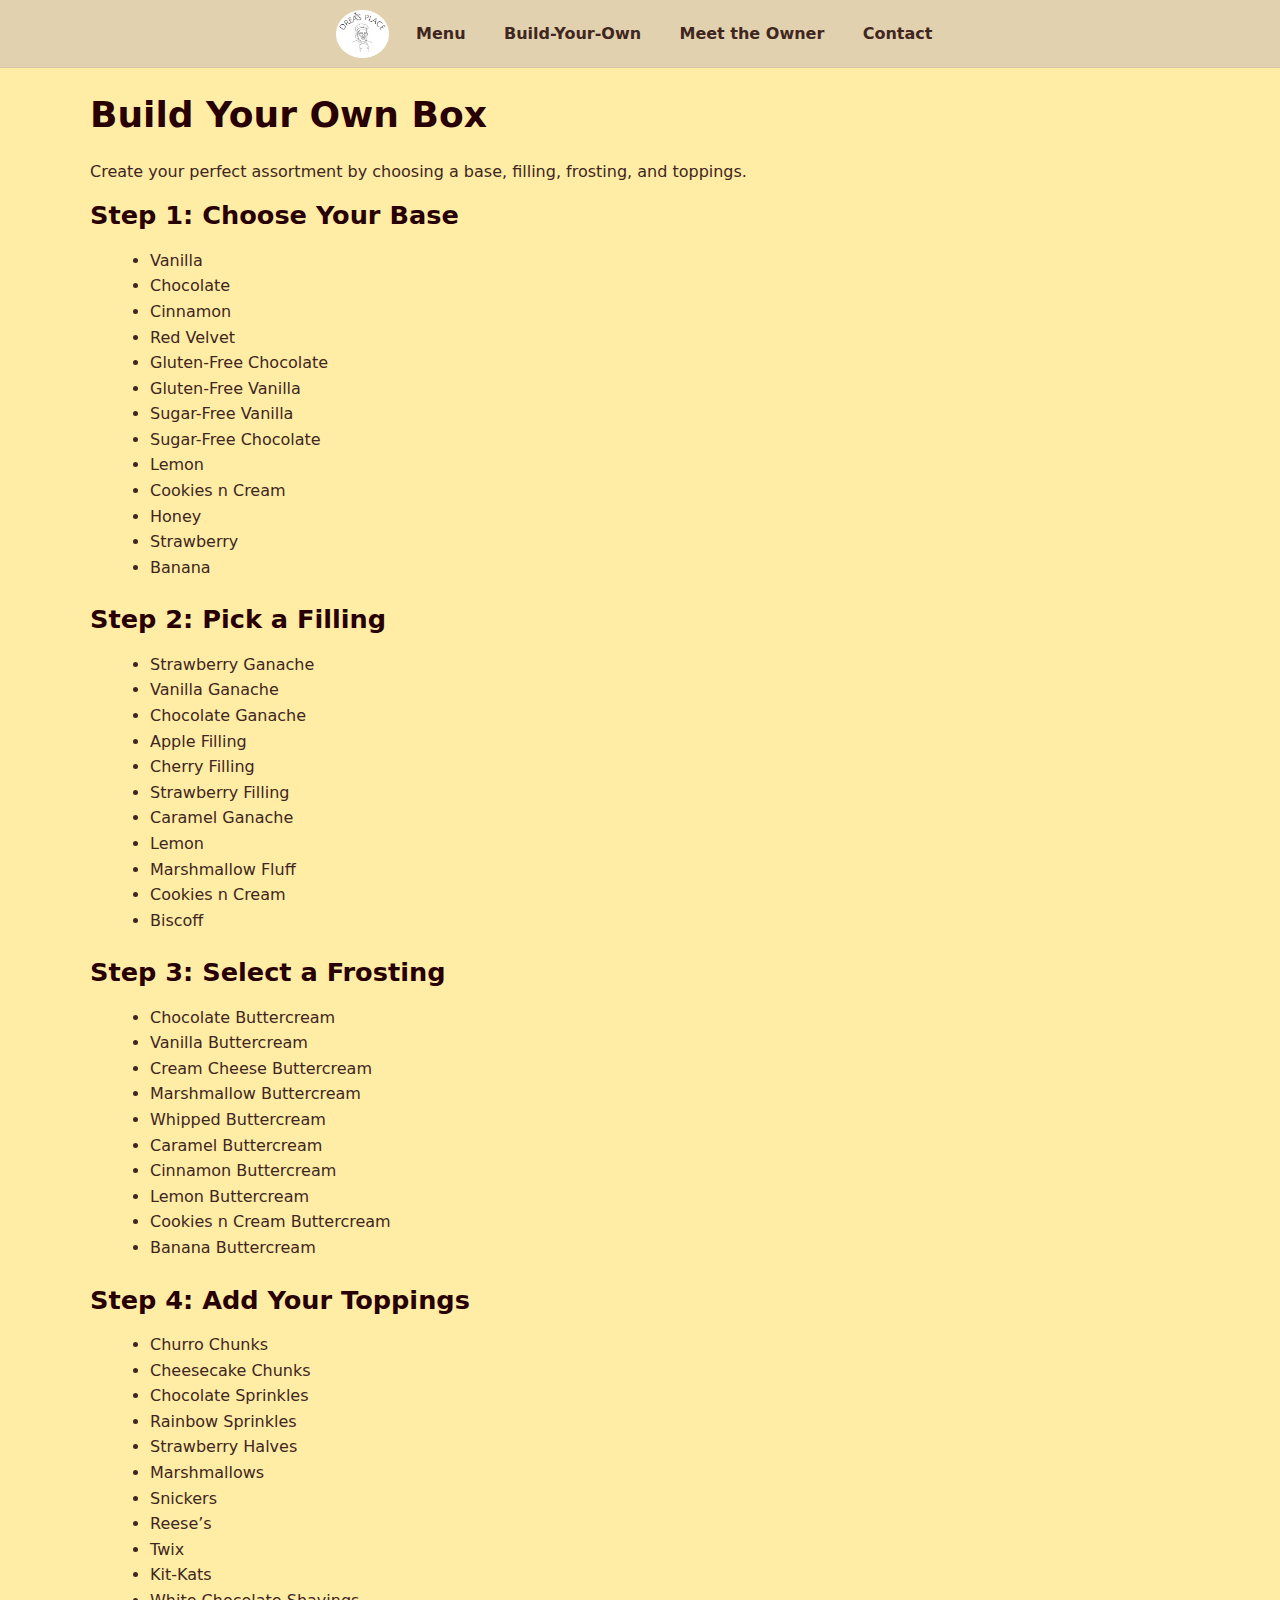
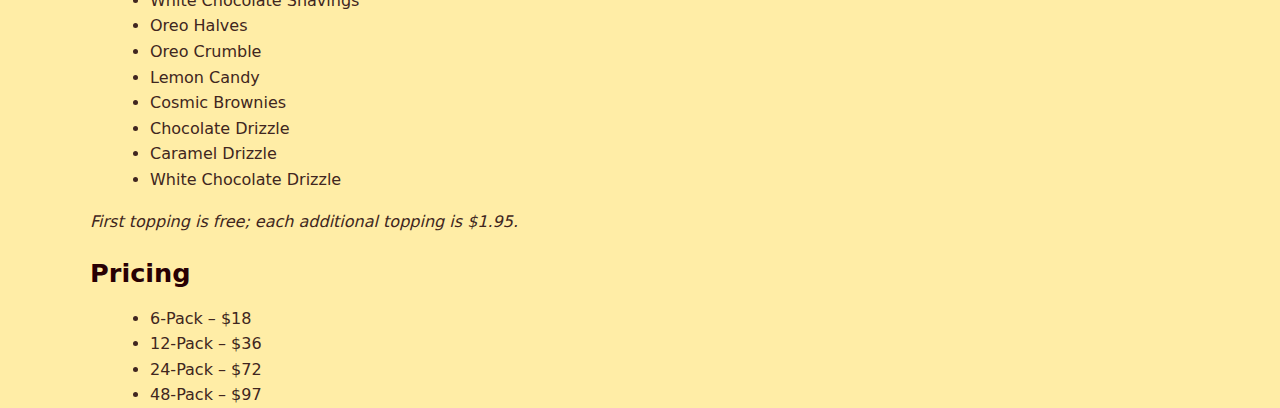
<file: byo.html>
<!DOCTYPE html>
<html lang="en">
<head>
  <meta charset="UTF-8" />
  <meta name="viewport" content="width=device-width, initial-scale=1.0" />
  <title>Build Your Own | Drea’s Place</title>
  <link rel="stylesheet" href="style.css" />
</head>
<body>
  <nav id="navbar">
    <img id="logoNav" src="front/media/logo.png" alt="Drea’s Place logo" />
    <!-- <a href="index.html">Home</a> -->
    <a href="mainscroll.html">Menu</a>
    <a href="byo.html">Build-Your-Own</a>
    <a href="owner.html">Meet the Owner</a>
    <a href="contact.html">Contact</a>
  </nav>

  <main style="width: min(1100px, 92%); margin: 1.5rem auto;">
    <header class="mb-2">
      <h1>Build Your Own Box</h1>
      <p>Create your perfect assortment by choosing a base, filling, frosting, and toppings.</p>
    </header>

    <section class="mb-3">
      <h2>Step 1: Choose Your Base</h2>
      <ul>
        <li>Vanilla</li>
        <li>Chocolate</li>
        <li>Cinnamon</li>
        <li>Red Velvet</li>
        <li>Gluten-Free Chocolate</li>
        <li>Gluten-Free Vanilla</li>
        <li>Sugar-Free Vanilla</li>
        <li>Sugar-Free Chocolate</li>
        <li>Lemon</li>
        <li>Cookies n Cream</li>
        <li>Honey</li>
        <li>Strawberry</li>
        <li>Banana</li>
      </ul>
    </section>

    <section class="mb-3">
      <h2>Step 2: Pick a Filling</h2>
      <ul>
        <li>Strawberry Ganache</li>
        <li>Vanilla Ganache</li>
        <li>Chocolate Ganache</li>
        <li>Apple Filling</li>
        <li>Cherry Filling</li>
        <li>Strawberry Filling</li>
        <li>Caramel Ganache</li>
        <li>Lemon</li>
        <li>Marshmallow Fluff</li>
        <li>Cookies n Cream</li>
        <li>Biscoff</li>
      </ul>
    </section>

    <section class="mb-3">
      <h2>Step 3: Select a Frosting</h2>
      <ul>
        <li>Chocolate Buttercream</li>
        <li>Vanilla Buttercream</li>
        <li>Cream Cheese Buttercream</li>
        <li>Marshmallow Buttercream</li>
        <li>Whipped Buttercream</li>
        <li>Caramel Buttercream</li>
        <li>Cinnamon Buttercream</li>
        <li>Lemon Buttercream</li>
        <li>Cookies n Cream Buttercream</li>
        <li>Banana Buttercream</li>
      </ul>
    </section>

    <section class="mb-3">
      <h2>Step 4: Add Your Toppings</h2>
      <ul>
        <li>Churro Chunks</li>
        <li>Cheesecake Chunks</li>
        <li>Chocolate Sprinkles</li>
        <li>Rainbow Sprinkles</li>
        <li>Strawberry Halves</li>
        <li>Marshmallows</li>
        <li>Snickers</li>
        <li>Reese’s</li>
        <li>Twix</li>
        <li>Kit-Kats</li>
        <li>White Chocolate Shavings</li>
        <li>Oreo Halves</li>
        <li>Oreo Crumble</li>
        <li>Lemon Candy</li>
        <li>Cosmic Brownies</li>
        <li>Chocolate Drizzle</li>
        <li>Caramel Drizzle</li>
        <li>White Chocolate Drizzle</li>
      </ul>
      <p class="mt-1"><em>First topping is free; each additional topping is $1.95.</em></p>
    </section>

    <section>
      <h2>Pricing</h2>
      <ul>
        <li>6-Pack – $18</li>
        <li>12-Pack – $36</li>
        <li>24-Pack – $72</li>
        <li>48-Pack – $97</li>
      </ul>
    </section>
  </main>
</body>
</html>
</file>
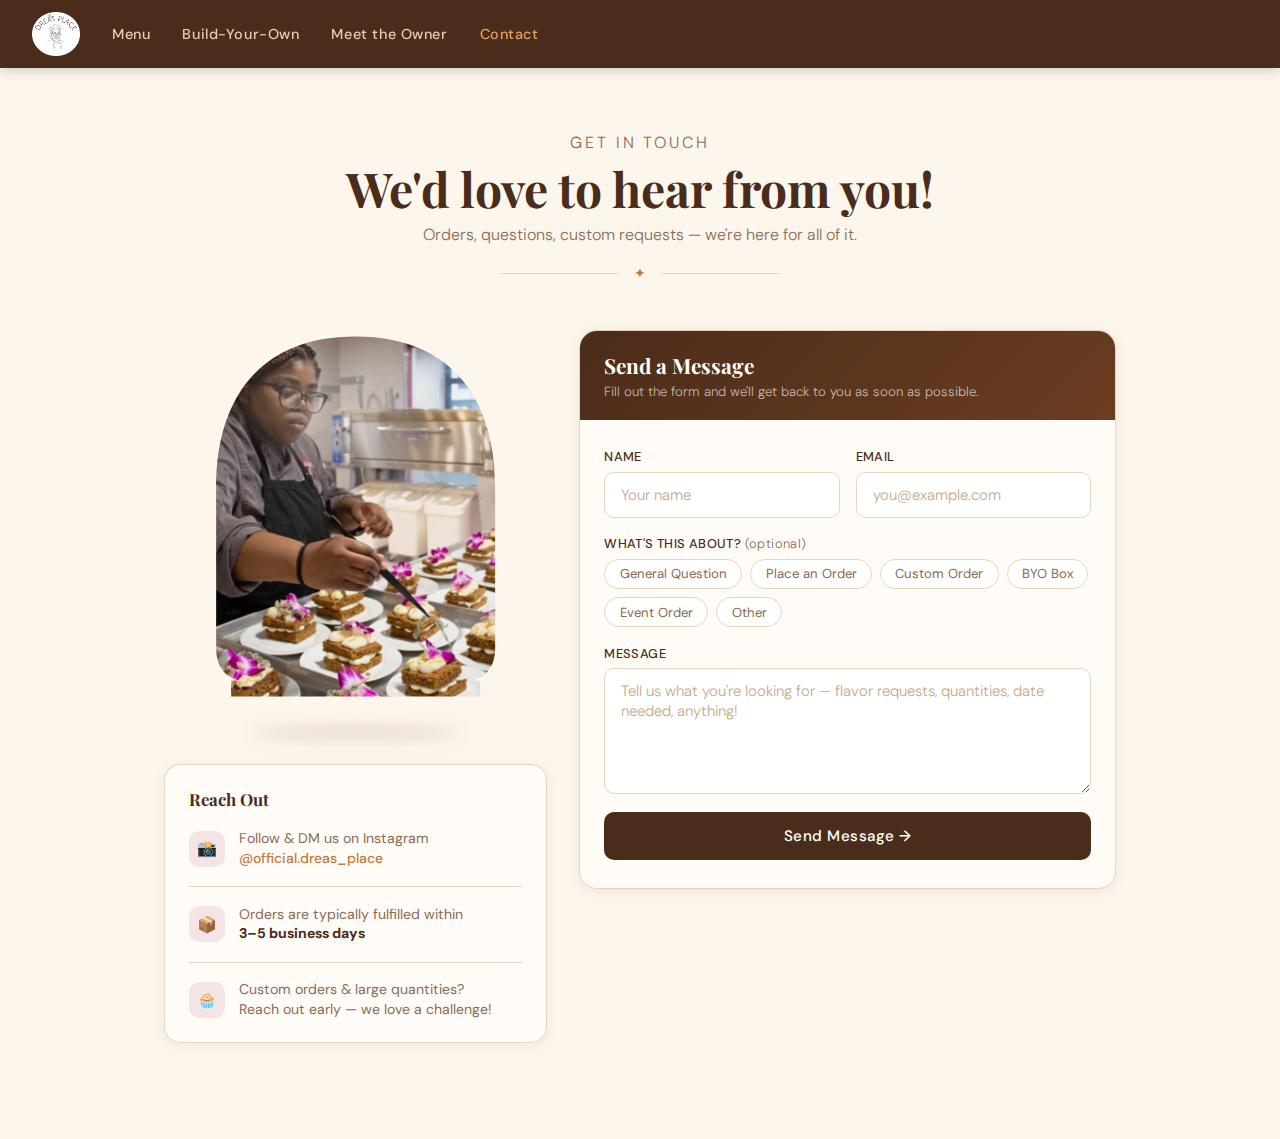
<file: contact.html>
<!DOCTYPE html>
<html lang="en">
<head>
<meta charset="UTF-8" />
<meta name="viewport" content="width=device-width, initial-scale=1.0" />
<title>Contact | Drea's Place</title>
<link rel="icon" type="image/x-icon" href="front/media/favicon_io/favicon.ico">
<link rel="preconnect" href="https://fonts.googleapis.com">
<link href="https://fonts.googleapis.com/css2?family=Playfair+Display:ital,wght@0,700;1,400&family=DM+Sans:wght@300;400;500&display=swap" rel="stylesheet">
<style>
  *, *::before, *::after { box-sizing: border-box; margin: 0; padding: 0; }

  :root {
    --cream: #fdf6ec;
    --brown: #4a2c1a;
    --caramel: #c4793a;
    --caramel-light: #e8a060;
    --rose: #d9707a;
    --rose-pale: #f5e4e6;
    --text: #2e1a0e;
    --muted: #8a6a55;
    --border: #e8d5c0;
    --card-bg: #fffcf7;
    --shadow: 0 2px 12px rgba(74,44,26,0.08);
    --shadow-hover: 0 8px 32px rgba(74,44,26,0.14);
    --success: #5a9e6f;
    --error: #c0453a;
  }

  body {
    font-family: 'DM Sans', sans-serif;
    background: var(--cream);
    color: var(--text);
    min-height: 100vh;
  }

  /* ── NAV ── */
  nav#navbar {
    background: var(--brown);
    display: flex;
    align-items: center;
    gap: 2rem;
    padding: 0.75rem 2rem;
    position: sticky;
    top: 0;
    z-index: 100;
    box-shadow: 0 2px 12px rgba(0,0,0,0.18);
  }
  nav#navbar img#logoNav { height: 44px; }
  nav#navbar a {
    color: #e8cdb0;
    text-decoration: none;
    font-size: 0.9rem;
    font-weight: 500;
    letter-spacing: 0.04em;
    transition: color 0.2s;
  }
  nav#navbar a:hover, nav#navbar a.active { color: var(--caramel-light); }

  /* ── PAGE ── */
  .page-wrap {
    max-width: 1000px;
    margin: 0 auto;
    padding: 3.5rem 1.5rem 6rem;
  }

  .page-header {
    text-align: center;
    margin-bottom: 3rem;
    animation: fadeUp 0.6s ease both;
  }
  .eyebrow {
    font-size: 0.73rem;
    text-transform: uppercase;
    letter-spacing: 0.18em;
    color: var(--caramel);
    font-weight: 500;
    margin-bottom: 0.5rem;
  }
  .page-header h1 {
    font-family: 'Playfair Display', serif;
    font-size: clamp(2rem, 4.5vw, 3rem);
    color: var(--brown);
    line-height: 1.15;
  }
  .page-header p {
    margin-top: 0.5rem;
    color: var(--muted);
    font-weight: 300;
    font-size: 1rem;
  }
  .divider {
    display: flex; align-items: center; gap: 1rem;
    margin: 1.2rem auto 0; max-width: 280px;
  }
  .divider::before, .divider::after { content:''; flex:1; height:1px; background:var(--border); }
  .divider-icon { color: var(--caramel); font-size: 0.9rem; }

  /* ── TWO-COLUMN LAYOUT ── */
  .contact-grid {
    display: grid;
    grid-template-columns: 1fr 1.4fr;
    gap: 2rem;
    align-items: start;
  }
  @media (max-width: 700px) { .contact-grid { grid-template-columns: 1fr; } }

  /* ── LEFT: PHOTO + INFO ── */
  .contact-info {
    display: flex;
    flex-direction: column;
    gap: 1.5rem;
    animation: fadeUp 0.6s ease 0.1s both;
  }

  /* Bell jar photo frame */
  .jar-wrap {
    position: relative;
    width: 100%;
    max-width: 300px;
    margin: 0 auto;
  }
  .jar-wrap svg.clip-def { position: absolute; width: 0; height: 0; overflow: hidden; }
  .jar-photo {
    display: block;
    width: 100%;
    aspect-ratio: 3/4;
    object-fit: cover;
    object-position: center top;
    border-radius: 0;
  }
  /* glass glare */
  .jar-glare {
    position: absolute;
    inset: 0;
    pointer-events: none;
    background: radial-gradient(
      ellipse 55% 28% at 36% 18%,
      rgba(255,255,255,0.28) 0%,
      transparent 68%
    );
  }
  /* base shadow */
  .jar-base {
    width: 70%;
    height: 14px;
    background: rgba(74,44,26,0.13);
    border-radius: 50%;
    filter: blur(8px);
    margin: -4px auto 0;
  }

  /* Info card */
  .info-card {
    background: var(--card-bg);
    border: 1.5px solid var(--border);
    border-radius: 16px;
    padding: 1.4rem 1.5rem;
    box-shadow: var(--shadow);
    display: flex;
    flex-direction: column;
    gap: 1.1rem;
  }
  .info-card h3 {
    font-family: 'Playfair Display', serif;
    font-size: 1.05rem;
    color: var(--brown);
    margin-bottom: 0.1rem;
  }
  .info-row {
    display: flex;
    align-items: center;
    gap: 0.85rem;
  }
  .info-icon {
    width: 36px; height: 36px;
    border-radius: 10px;
    background: var(--rose-pale);
    display: flex; align-items: center; justify-content: center;
    font-size: 1rem;
    flex-shrink: 0;
  }
  .info-text { font-size: 0.88rem; color: var(--muted); line-height: 1.4; }
  .info-text a {
    color: var(--caramel);
    text-decoration: none;
    font-weight: 500;
    transition: color 0.2s;
  }
  .info-text a:hover { color: var(--brown); }
  .info-divider { height: 1px; background: var(--border); }

  /* ── RIGHT: FORM ── */
  .form-card {
    background: var(--card-bg);
    border: 1.5px solid var(--border);
    border-radius: 18px;
    overflow: hidden;
    box-shadow: var(--shadow);
    animation: fadeUp 0.6s ease 0.2s both;
  }
  .form-header {
    background: linear-gradient(135deg, var(--brown) 0%, #6b3d22 100%);
    padding: 1.25rem 1.5rem;
    color: #fff;
  }
  .form-header h2 {
    font-family: 'Playfair Display', serif;
    font-size: 1.3rem;
    font-weight: 700;
  }
  .form-header p {
    font-size: 0.82rem;
    color: rgba(255,255,255,0.65);
    margin-top: 0.25rem;
    font-weight: 300;
  }
  .form-body { padding: 1.75rem 1.5rem; display: flex; flex-direction: column; gap: 1.1rem; }

  .field { display: flex; flex-direction: column; gap: 0.4rem; }
  .field label {
    font-size: 0.8rem;
    font-weight: 500;
    color: var(--brown);
    letter-spacing: 0.03em;
    text-transform: uppercase;
  }
  .field input,
  .field textarea,
  .field select {
    font-family: 'DM Sans', sans-serif;
    font-size: 0.93rem;
    font-weight: 300;
    color: var(--text);
    background: #fff;
    border: 1.5px solid var(--border);
    border-radius: 10px;
    padding: 0.75rem 1rem;
    transition: border-color 0.2s, box-shadow 0.2s;
    outline: none;
    resize: vertical;
  }
  .field input::placeholder,
  .field textarea::placeholder { color: #c4a98a; }
  .field input:focus,
  .field textarea:focus {
    border-color: var(--caramel);
    box-shadow: 0 0 0 3px rgba(196,121,58,0.12);
  }

  .field-row { display: grid; grid-template-columns: 1fr 1fr; gap: 1rem; }
  @media (max-width: 480px) { .field-row { grid-template-columns: 1fr; } }

  /* Order type selector */
  .order-chips { display: flex; flex-wrap: wrap; gap: 0.5rem; }
  .order-chip {
    cursor: pointer;
    border: 1.5px solid var(--border);
    border-radius: 100px;
    padding: 0.35rem 0.9rem;
    font-size: 0.82rem;
    font-family: 'DM Sans', sans-serif;
    background: #fff;
    color: var(--muted);
    transition: all 0.15s;
    user-select: none;
  }
  .order-chip:hover { border-color: var(--caramel); color: var(--brown); }
  .order-chip.selected { background: var(--caramel); border-color: var(--caramel); color: #fff; font-weight: 500; }

  /* Submit button */
  .submit-btn {
    background: var(--brown);
    color: #fff;
    border: none;
    border-radius: 10px;
    padding: 0.9rem 1.5rem;
    font-family: 'DM Sans', sans-serif;
    font-size: 0.95rem;
    font-weight: 500;
    letter-spacing: 0.03em;
    cursor: pointer;
    transition: background 0.2s, transform 0.15s;
    position: relative;
    overflow: hidden;
    display: flex;
    align-items: center;
    justify-content: center;
    gap: 0.5rem;
  }
  .submit-btn:hover:not(:disabled) { background: var(--caramel); transform: translateY(-1px); }
  .submit-btn:disabled { opacity: 0.65; cursor: not-allowed; }

  /* Spinner */
  .spinner {
    width: 16px; height: 16px;
    border: 2px solid rgba(255,255,255,0.4);
    border-top-color: #fff;
    border-radius: 50%;
    animation: spin 0.7s linear infinite;
    display: none;
  }
  .submit-btn.loading .spinner { display: block; }
  .submit-btn.loading .btn-text { opacity: 0.7; }
  @keyframes spin { to { transform: rotate(360deg); } }

  /* Status message */
  .form-status {
    display: none;
    border-radius: 10px;
    padding: 0.85rem 1rem;
    font-size: 0.88rem;
    font-weight: 400;
    line-height: 1.5;
    align-items: center;
    gap: 0.6rem;
  }
  .form-status.visible { display: flex; }
  .form-status.success {
    background: #edf7f1;
    border: 1.5px solid #a3d4b3;
    color: var(--success);
  }
  .form-status.error {
    background: #fdf0ef;
    border: 1.5px solid #e8a9a5;
    color: var(--error);
  }
  .status-icon { font-size: 1.1rem; flex-shrink: 0; }

  @keyframes fadeUp {
    from { opacity: 0; transform: translateY(20px); }
    to   { opacity: 1; transform: translateY(0); }
  }
</style>
</head>
<body>

<nav id="navbar">
  <img id="logoNav" src="front/media/logo.png" alt="Drea's Place logo" />
  <a href="mainscroll.html">Menu</a>
  <a href="byo.html">Build-Your-Own</a>
  <a href="owner.html">Meet the Owner</a>
  <a href="contact.html" class="active">Contact</a>
</nav>

<div class="page-wrap">

  <header class="page-header">
    <p class="eyebrow">Get in Touch</p>
    <h1>We'd love to hear from you!</h1>
    <p>Orders, questions, custom requests — we're here for all of it.</p>
    <div class="divider"><span class="divider-icon">✦</span></div>
  </header>

  <div class="contact-grid">

    <!-- LEFT: Photo + Info -->
    <div class="contact-info">

      <!-- Bell jar photo -->
      <div class="jar-wrap">
        <svg class="clip-def" xmlns="http://www.w3.org/2000/svg">
          <defs>
            <clipPath id="bellJar" clipPathUnits="objectBoundingBox">
              <path d="
                M 0.50, 0.015
                C 0.84, 0.015  0.965, 0.19  0.965, 0.39
                L 0.965, 0.795
                C 0.965, 0.845  0.925, 0.875  0.875, 0.875
                L 0.915, 0.875
                L 0.915, 0.915
                L 0.085, 0.915
                L 0.085, 0.875
                L 0.125, 0.875
                C 0.075, 0.875  0.035, 0.845  0.035, 0.795
                L 0.035, 0.39
                C 0.035, 0.19  0.16, 0.015  0.50, 0.015
                Z
              "/>
            </clipPath>
          </defs>
        </svg>
        <img
          class="jar-photo"
          src="front/media/IMG_20260304_105613.png"
          alt="Drea decorating a carrot cake with floral designs."
          style="clip-path: url(#bellJar);"
        />
        <div class="jar-glare"></div>
        <div class="jar-base"></div>
      </div>

      <!-- Contact info card -->
      <div class="info-card">
        <div>
          <h3>Reach Out</h3>
        </div>

        <div class="info-row">
          <div class="info-icon">📸</div>
          <div class="info-text">
            Follow &amp; DM us on Instagram<br>
            <a href="https://www.instagram.com/official.dreas_place/" target="_blank" rel="noopener">
              @official.dreas_place
            </a>
          </div>
        </div>

        <div class="info-divider"></div>

        <div class="info-row">
          <div class="info-icon">📦</div>
          <div class="info-text">
            Orders are typically fulfilled within<br>
            <strong style="color:var(--brown);">3–5 business days</strong>
          </div>
        </div>

        <div class="info-divider"></div>

        <div class="info-row">
          <div class="info-icon">🧁</div>
          <div class="info-text">
            Custom orders &amp; large quantities?<br>
            Reach out early — we love a challenge!
          </div>
        </div>
      </div>

    </div><!-- /contact-info -->

    <!-- RIGHT: Form -->
    <div class="form-card">
      <div class="form-header">
        <h2>Send a Message</h2>
        <p>Fill out the form and we'll get back to you as soon as possible.</p>
      </div>
      <div class="form-body">

        <div class="field-row">
          <div class="field">
            <label for="name">Name</label>
            <input id="name" name="name" type="text" placeholder="Your name" required autocomplete="name" />
          </div>
          <div class="field">
            <label for="email">Email</label>
            <input id="email" name="email" type="email" placeholder="you@example.com" required autocomplete="email" />
          </div>
        </div>

        <div class="field">
          <label>What's this about? <span style="color:var(--muted);font-weight:300;text-transform:none;">(optional)</span></label>
          <div class="order-chips" id="topicChips">
            <div class="order-chip" data-val="General Question">General Question</div>
            <div class="order-chip" data-val="Place an Order">Place an Order</div>
            <div class="order-chip" data-val="Custom Order">Custom Order</div>
            <div class="order-chip" data-val="Build-Your-Own Box">BYO Box</div>
            <div class="order-chip" data-val="Large / Event Order">Event Order</div>
            <div class="order-chip" data-val="Other">Other</div>
          </div>
        </div>

        <div class="field">
          <label for="message">Message</label>
          <textarea id="message" name="message" rows="5" placeholder="Tell us what you're looking for — flavor requests, quantities, date needed, anything!" required></textarea>
        </div>

        <div class="form-status" id="formStatus" role="status" aria-live="polite">
          <span class="status-icon" id="statusIcon"></span>
          <span id="statusText"></span>
        </div>

        <button type="button" class="submit-btn" id="submitBtn" onclick="submitForm()">
          <div class="spinner"></div>
          <span class="btn-text">Send Message →</span>
        </button>

      </div>
    </div><!-- /form-card -->

  </div><!-- /contact-grid -->
</div><!-- /page-wrap -->

<script>
  // Topic chip toggle
  let selectedTopic = '';
  document.querySelectorAll('.order-chip').forEach(chip => {
    chip.addEventListener('click', () => {
      document.querySelectorAll('.order-chip').forEach(c => c.classList.remove('selected'));
      if (selectedTopic === chip.dataset.val) {
        selectedTopic = '';
      } else {
        chip.classList.add('selected');
        selectedTopic = chip.dataset.val;
      }
    });
  });

  // Form submission
  async function submitForm() {
    const name    = document.getElementById('name').value.trim();
    const email   = document.getElementById('email').value.trim();
    const message = document.getElementById('message').value.trim();
    const btn     = document.getElementById('submitBtn');
    const status  = document.getElementById('formStatus');
    const icon    = document.getElementById('statusIcon');
    const text    = document.getElementById('statusText');

    // Clear previous status
    status.className = 'form-status';
    status.classList.remove('visible');

    // Basic client-side validation
    if (!name || !email || !message) {
      showStatus('error', '⚠️', 'Please fill in your name, email, and message before sending.');
      return;
    }
    if (!/^[^\s@]+@[^\s@]+\.[^\s@]+$/.test(email)) {
      showStatus('error', '⚠️', 'Please enter a valid email address.');
      return;
    }

    // Build message with topic prefix
    const fullMessage = selectedTopic
      ? `Topic: ${selectedTopic}\n\n${message}`
      : message;

    btn.disabled = true;
    btn.classList.add('loading');

    try {
      const res = await fetch('/api/contact', {
        method: 'POST',
        headers: { 'Content-Type': 'application/json' },
        body: JSON.stringify({ name, email, message: fullMessage }),
      });

      const data = await res.json().catch(() => ({}));

      if (!res.ok || !data.ok) throw new Error(data.error || 'Request failed');

      showStatus('success', '✅', `Thanks, ${name}! Your message has been sent. We'll get back to you soon.`);
      // Reset form
      document.getElementById('name').value = '';
      document.getElementById('email').value = '';
      document.getElementById('message').value = '';
      selectedTopic = '';
      document.querySelectorAll('.order-chip').forEach(c => c.classList.remove('selected'));

    } catch (err) {
      showStatus('error', '❌', 'Something went wrong sending your message. Please try again or reach out on Instagram.');
    } finally {
      btn.disabled = false;
      btn.classList.remove('loading');
    }
  }

  function showStatus(type, iconChar, msg) {
    const status = document.getElementById('formStatus');
    document.getElementById('statusIcon').textContent = iconChar;
    document.getElementById('statusText').textContent = msg;
    status.className = `form-status ${type} visible`;
    status.scrollIntoView({ behavior: 'smooth', block: 'nearest' });
  }

  // Allow Enter key to submit (but not in textarea)
  document.addEventListener('keydown', e => {
    if (e.key === 'Enter' && e.target.tagName !== 'TEXTAREA' && e.target.tagName !== 'BUTTON') {
      submitForm();
    }
  });
</script>
</body>
</html>
</file>
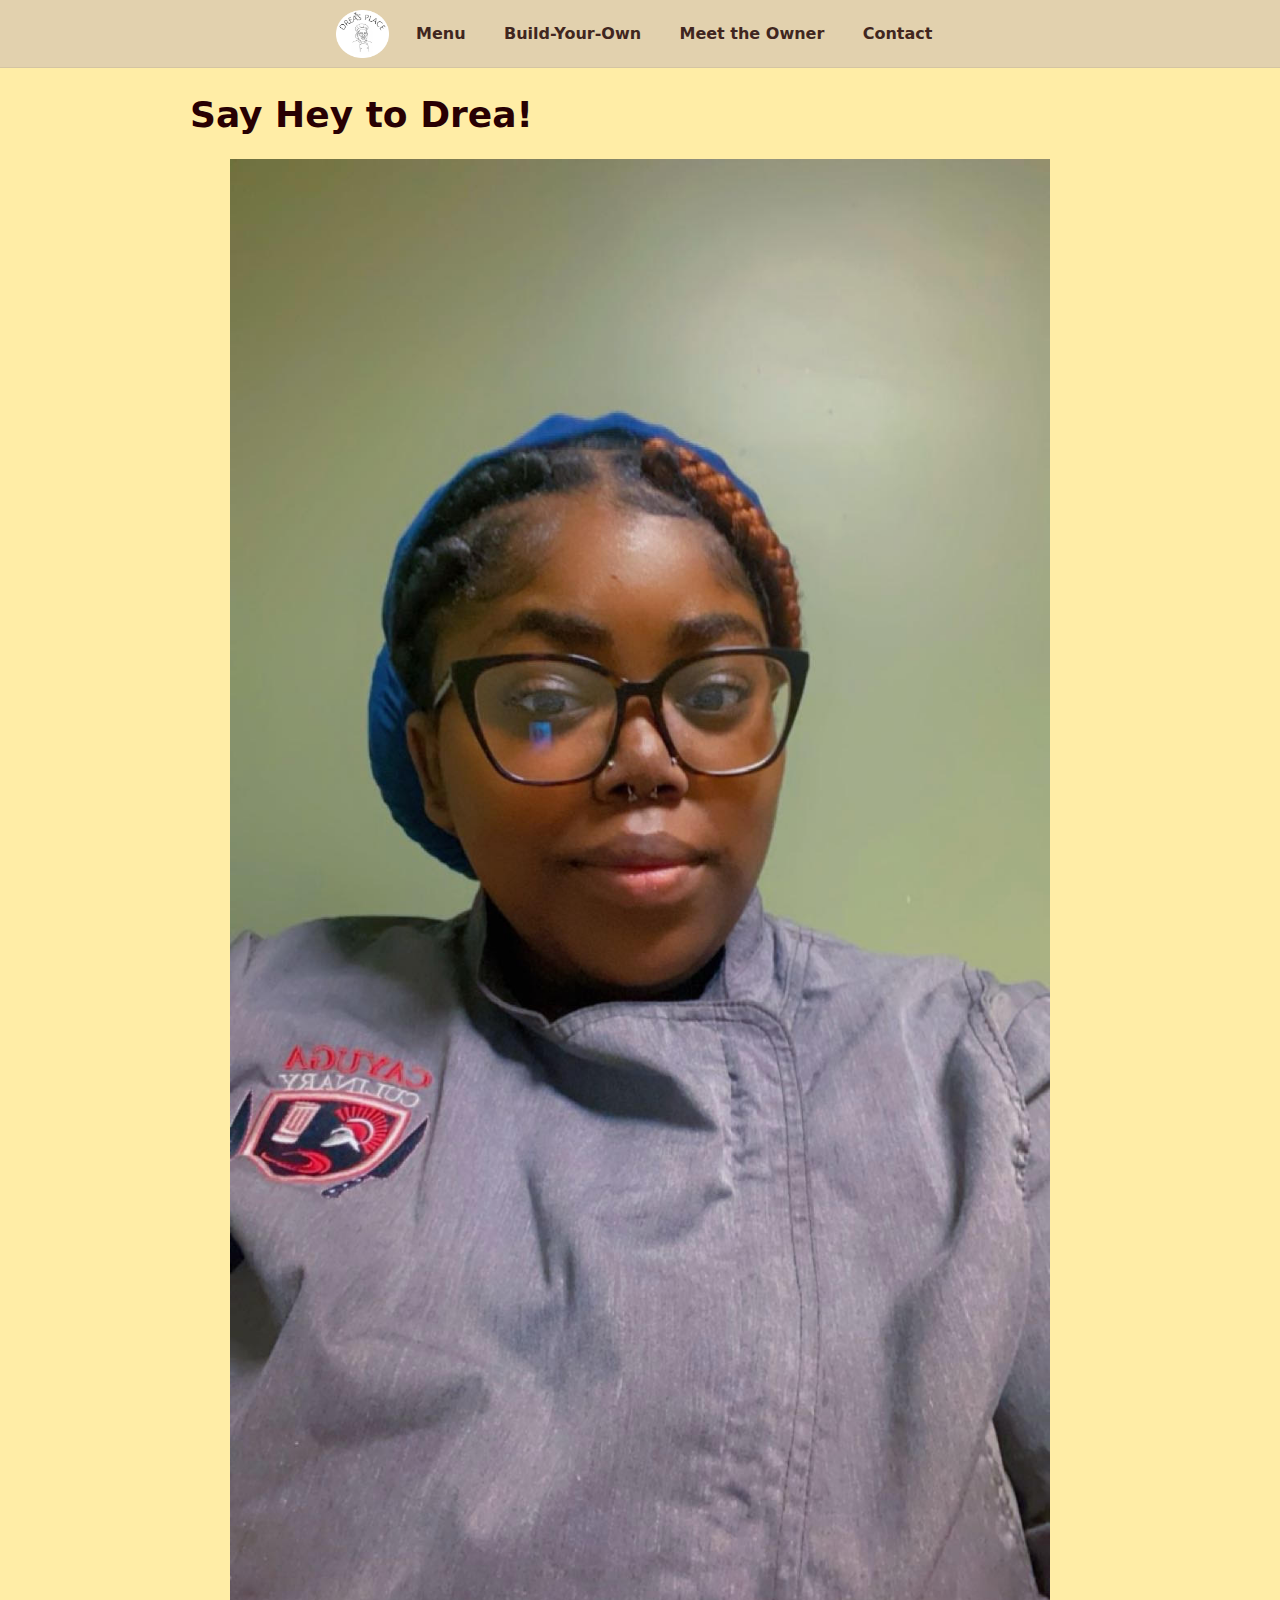
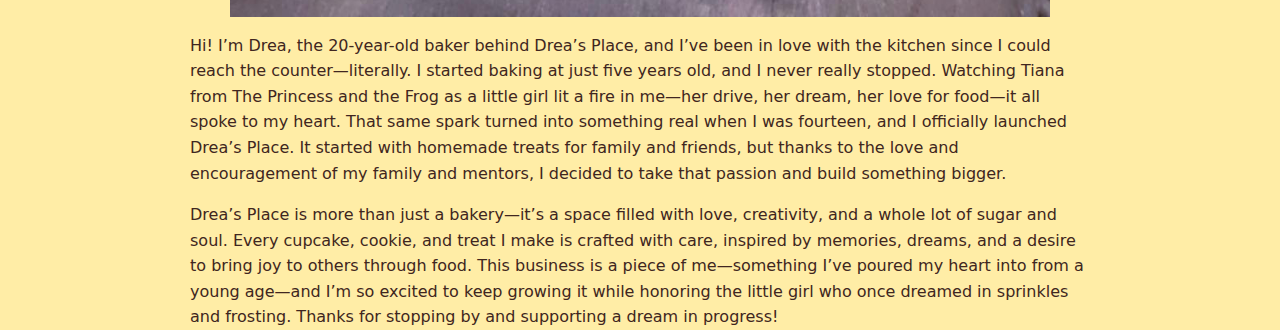
<file: owner.html>
<!DOCTYPE html>
<html lang="en">
<head>
  <meta charset="UTF-8" />
  <meta name="viewport" content="width=device-width, initial-scale=1.0" />
  <title>Meet the Owner | Drea’s Place</title>
    <link rel="icon" type="image/x-icon" href="front/media/favicon_io/favicon.ico">
  <link rel="stylesheet" href="style.css" />

  <style>
    
  </style>
</head>
<body>
  <nav id="navbar">
    <img id="logoNav" src="front/media/logo.png" alt="Drea’s Place logo" />
    <!-- <a href="index.html">Home</a> -->
    <a href="mainscroll.html">Menu</a>
    <a href="byo.html">Build-Your-Own</a>
    <a href="owner.html">Meet the Owner</a>
    <a href="contact.html">Contact</a>
  </nav>

  <main style="width: min(900px, 92%); margin: 1.5rem auto;">
    <header class="mb-2">
      <h1>Say Hey to Drea!</h1>
    </header>

    <figure class="mb-2">
      <img src="front/media/DREA.jpg" alt="Drea, owner of Drea’s Place, smiling in front of a display of baked goods." />
    </figure>

    <article>
      <p>
        Hi! I’m Drea, the 20-year-old baker behind Drea’s Place, and I’ve been in love with the kitchen since I could reach the counter—literally. I started baking at just five years old, and I never really stopped. Watching Tiana from The Princess and the Frog as a little girl lit a fire in me—her drive, her dream, her love for food—it all spoke to my heart. That same spark turned into something real when I was fourteen, and I officially launched Drea’s Place. It started with homemade treats for family and friends, but thanks to the love and encouragement of my family and mentors, I decided to take that passion and build something bigger.
      </p>
      <p>
        Drea’s Place is more than just a bakery—it’s a space filled with love, creativity, and a whole lot of sugar and soul. Every cupcake, cookie, and treat I make is crafted with care, inspired by memories, dreams, and a desire to bring joy to others through food. This business is a piece of me—something I’ve poured my heart into from a young age—and I’m so excited to keep growing it while honoring the little girl who once dreamed in sprinkles and frosting. Thanks for stopping by and supporting a dream in progress!
      </p>
    </article>
  </main>
</body>
</html>
</file>
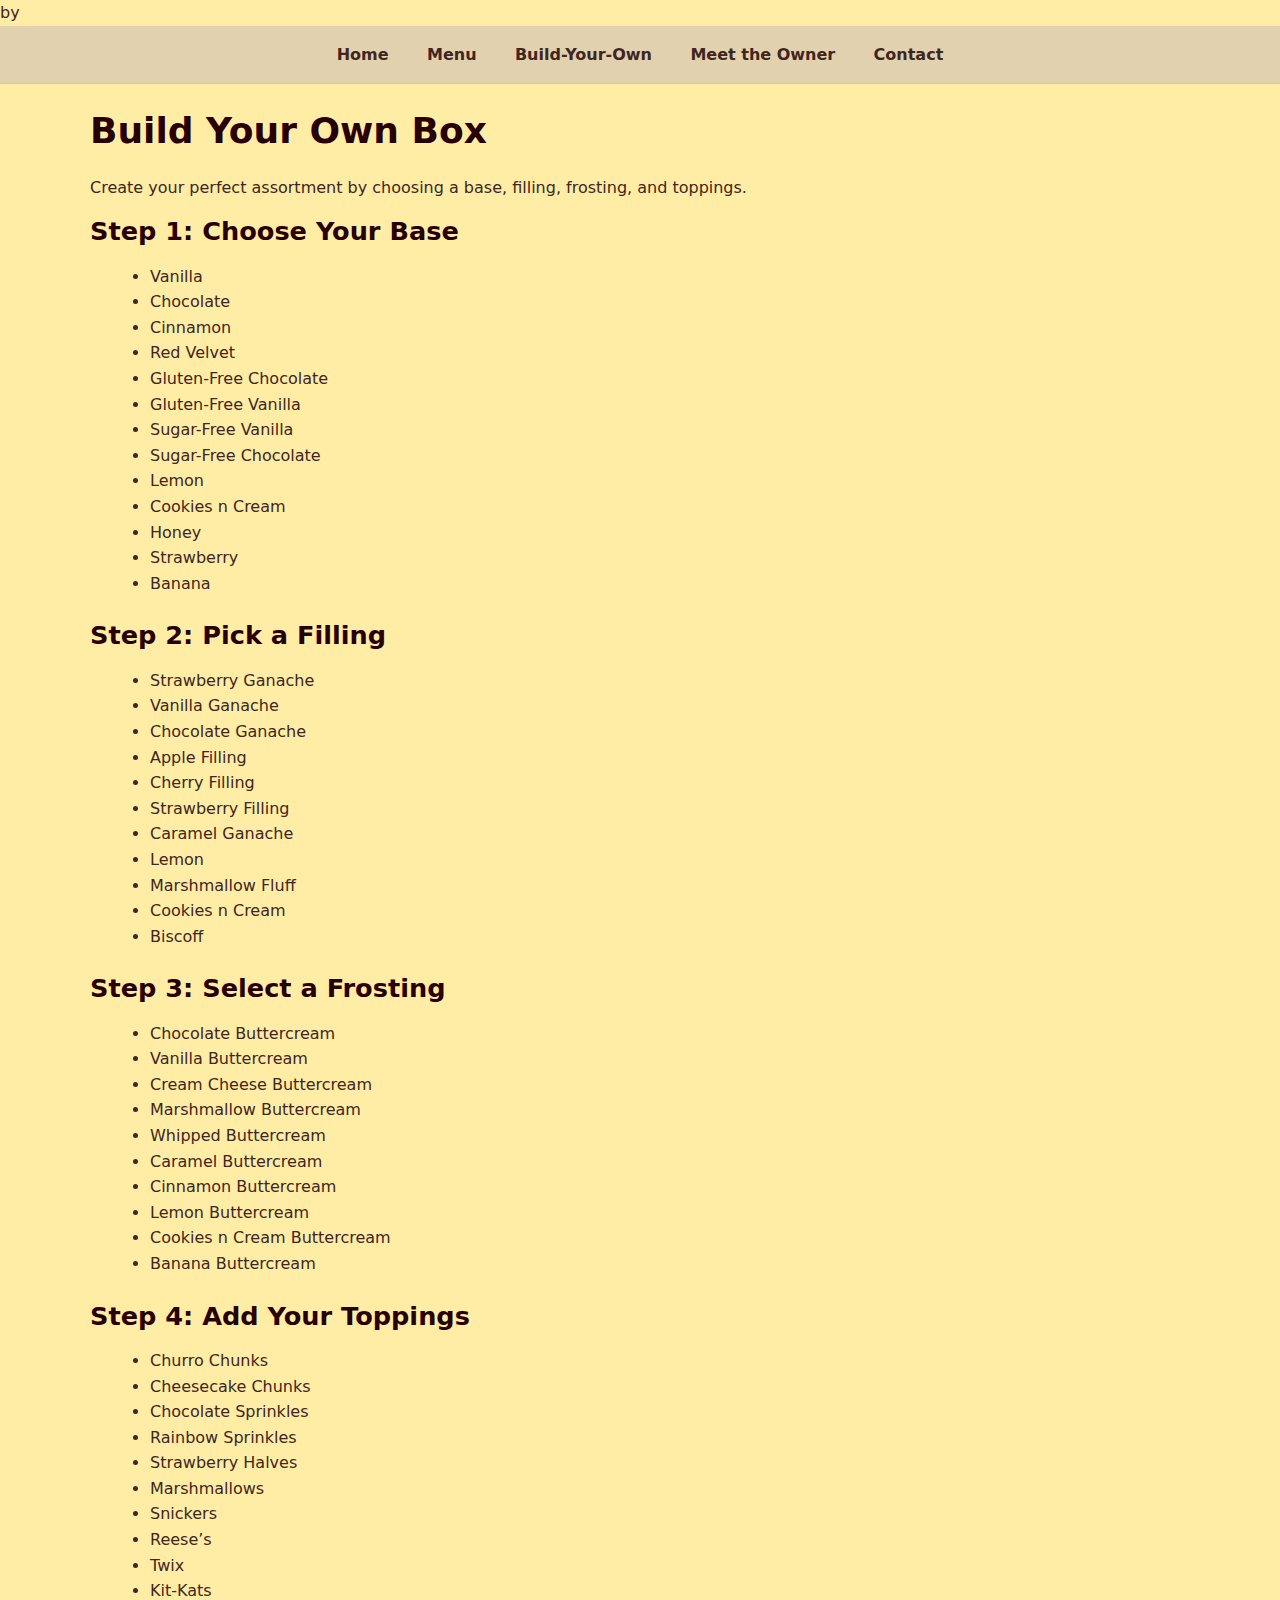
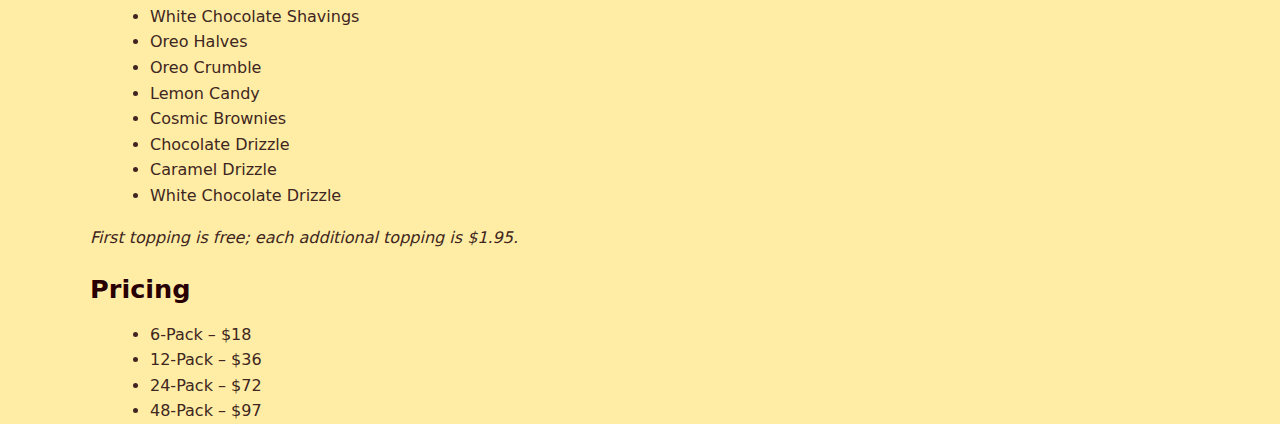
<file: front/byo.html>
by<!DOCTYPE html>
<html lang="en">
<head>
  <meta charset="UTF-8" />
  <meta name="viewport" content="width=device-width, initial-scale=1.0" />
  <title>Build Your Own | Drea’s Place</title>
  <link rel="stylesheet" href="style.css" />
</head>
<body>
  <nav id="navbar">
    <a href="index.html">Home</a>
    <a href="mainscroll.html">Menu</a>
    <a href="byo.html">Build-Your-Own</a>
    <a href="owner.html">Meet the Owner</a>
    <a href="contact.html">Contact</a>
  </nav>

  <main style="width: min(1100px, 92%); margin: 1.5rem auto;">
    <header class="mb-2">
      <h1>Build Your Own Box</h1>
      <p>Create your perfect assortment by choosing a base, filling, frosting, and toppings.</p>
    </header>

    <section class="mb-3">
      <h2>Step 1: Choose Your Base</h2>
      <ul>
        <li>Vanilla</li>
        <li>Chocolate</li>
        <li>Cinnamon</li>
        <li>Red Velvet</li>
        <li>Gluten-Free Chocolate</li>
        <li>Gluten-Free Vanilla</li>
        <li>Sugar-Free Vanilla</li>
        <li>Sugar-Free Chocolate</li>
        <li>Lemon</li>
        <li>Cookies n Cream</li>
        <li>Honey</li>
        <li>Strawberry</li>
        <li>Banana</li>
      </ul>
    </section>

    <section class="mb-3">
      <h2>Step 2: Pick a Filling</h2>
      <ul>
        <li>Strawberry Ganache</li>
        <li>Vanilla Ganache</li>
        <li>Chocolate Ganache</li>
        <li>Apple Filling</li>
        <li>Cherry Filling</li>
        <li>Strawberry Filling</li>
        <li>Caramel Ganache</li>
        <li>Lemon</li>
        <li>Marshmallow Fluff</li>
        <li>Cookies n Cream</li>
        <li>Biscoff</li>
      </ul>
    </section>

    <section class="mb-3">
      <h2>Step 3: Select a Frosting</h2>
      <ul>
        <li>Chocolate Buttercream</li>
        <li>Vanilla Buttercream</li>
        <li>Cream Cheese Buttercream</li>
        <li>Marshmallow Buttercream</li>
        <li>Whipped Buttercream</li>
        <li>Caramel Buttercream</li>
        <li>Cinnamon Buttercream</li>
        <li>Lemon Buttercream</li>
        <li>Cookies n Cream Buttercream</li>
        <li>Banana Buttercream</li>
      </ul>
    </section>

    <section class="mb-3">
      <h2>Step 4: Add Your Toppings</h2>
      <ul>
        <li>Churro Chunks</li>
        <li>Cheesecake Chunks</li>
        <li>Chocolate Sprinkles</li>
        <li>Rainbow Sprinkles</li>
        <li>Strawberry Halves</li>
        <li>Marshmallows</li>
        <li>Snickers</li>
        <li>Reese’s</li>
        <li>Twix</li>
        <li>Kit-Kats</li>
        <li>White Chocolate Shavings</li>
        <li>Oreo Halves</li>
        <li>Oreo Crumble</li>
        <li>Lemon Candy</li>
        <li>Cosmic Brownies</li>
        <li>Chocolate Drizzle</li>
        <li>Caramel Drizzle</li>
        <li>White Chocolate Drizzle</li>
      </ul>
      <p class="mt-1"><em>First topping is free; each additional topping is $1.95.</em></p>
    </section>

    <section>
      <h2>Pricing</h2>
      <ul>
        <li>6-Pack – $18</li>
        <li>12-Pack – $36</li>
        <li>24-Pack – $72</li>
        <li>48-Pack – $97</li>
      </ul>
    </section>
  </main>
</body>
</html>
</file>
<file: style.css>
/* Global design tokens */
:root {
  --bg: #ffeda6;
  --text: #402620;
  --text-strong: #280003;
  --accent: #d4a975;
  --accent-strong: #c48e5f;
  --accent-stronger: #b3774a;
  --nav-bg: #e2d1ae;
  --panel-bg: #fff7d4;
  --card-bg: #fffdf3;
  --shadow: 0 2px 6px rgba(0, 0, 0, 0.08);
}

/* CSS reset / base */
*,
*::before,
*::after {
  box-sizing: border-box;
}

html, body {
  height: 100%;
}

body {
  margin: 0;
  background-color: var(--bg);
  color: var(--text);
  font-family: system-ui, -apple-system, Segoe UI, Roboto, Helvetica, Arial, "Apple Color Emoji", "Segoe UI Emoji";
  line-height: 1.6;
  text-rendering: optimizeLegibility;
  -webkit-font-smoothing: antialiased;
  -moz-osx-font-smoothing: grayscale;
}

img, svg, video {
  max-width: 100%;
  height: auto;
  display: block;
}

/* Typography */
h1, h2, h3, h4, h5, h6 {
  margin: 0 0 0.6em;
  line-height: 1.25;
  color: var(--text-strong);
}

h1 { font-size: clamp(1.6rem, 3.5vw, 2.25rem); }
h2 { font-size: clamp(1.25rem, 3vw, 1.6rem); }
h3 { font-size: clamp(1.1rem, 2.5vw, 1.25rem); }

p { margin: 0 0 1em; }

ul, ol { margin: 0 0 1em 1.25em; }

/* Links */
a {
  color: var(--text);
  text-decoration: none;
}

a:hover, a:focus {
  text-decoration: underline;
}

/* Buttons */
button,
#enter-button {
  background-color: var(--accent);
  border: none;
  color: var(--text-strong);
  font-size: 16px;
  padding: 12px 20px;
  text-align: center;
  cursor: pointer;
  border-radius: 10px;
  font-weight: 600;
  box-shadow: var(--shadow);
  transition: background-color 0.15s ease, transform 0.06s ease, box-shadow 0.15s ease;
}

#enter-button:hover, button:hover {
  background-color: var(--accent-strong);
}

#enter-button:active, button:active {
  background-color: var(--accent-stronger);
  transform: translateY(1px);
}

#enter-button:focus-visible, button:focus-visible {
  outline: 2px solid var(--text-strong);
  outline-offset: 2px;
}

/* Header / Branding */
#logo {
  width: clamp(160px, 24vw, 300px);
  margin: 2rem auto 1rem;
}

/* Announcements banner */
#announcements {
  background: var(--panel-bg);
  color: var(--text);
  padding: 1rem 1.25rem;
  border-left: 4px solid var(--accent);
  width: min(960px, 92%);
  margin: 0 auto 2rem;
  border-radius: 10px;
  box-shadow: var(--shadow);
}

#announcements h2 {
  margin: 0;
  font-size: clamp(1rem, 2.6vw, 1.25rem);
  font-weight: 600;
}

/* Navbar */
#navbar {
  background-color: var(--nav-bg);
  color: var(--text);
  display: flex;
  flex-wrap: wrap;
  align-items: center;
  justify-content: center;
  gap: 0.5rem 1rem;
  padding: 0.6rem 1rem;
  border-bottom: 1px solid rgba(0,0,0,0.06);
}

#navbar a {
  color: var(--text);
  padding: 0.4rem 0.7rem;
  border-radius: 8px;
  font-weight: 600;
}

#navbar a:hover {
  background: rgba(64, 38, 32, 0.08);
  text-decoration: none;
}

#logoNav {
  height: 48px;
  width: auto;
}

/* Home gallery grid */
#galley {
  width: min(1100px, 92%);
  margin: 2rem auto;
  display: grid;
  grid-template-columns: repeat(auto-fit, minmax(220px, 1fr));
  gap: 1rem;
}

/* Specials section */
#specials {
  width: min(1100px, 92%);
  margin: 2rem auto;
}

#specials > h1 {
  text-align: center;
  margin-bottom: 1rem;
}

.specials {
  background: var(--card-bg);
  border-radius: 12px;
  padding: 1rem;
  box-shadow: var(--shadow);
  text-align: center;
}

.specials img {
  width: 100%;
  aspect-ratio: 4 / 3;
  object-fit: cover;
  border-radius: 10px;
  background: #eee;
  margin-bottom: 0.6rem;
}

.specials .Title {
  margin: 0 0 0.25rem;
}

.specials .flavorText {
  margin: 0;
  color: rgba(64, 38, 32, 0.9);
}

/* Forms (contact) */
input, textarea, select {
  font: inherit;
  color: inherit;
}

input[type="text"],
input[type="email"],
textarea, select {
  width: 100%;
  max-width: 600px;
  padding: 0.6rem 0.75rem;
  border: 1px solid rgba(0,0,0,0.15);
  border-radius: 8px;
  background: #fff;
  box-shadow: var(--shadow);
}

label {
  display: block;
  font-weight: 600;
  margin: 0.5rem 0 0.25rem;
}

/* Utilities */
.center {
  display: grid;
  place-items: center;
}

.mt-1 { margin-top: 0.5rem; }
.mt-2 { margin-top: 1rem; }
.mt-3 { margin-top: 1.5rem; }

.mb-1 { margin-bottom: 0.5rem; }
.mb-2 { margin-bottom: 1rem; }
.mb-3 { margin-bottom: 1.5rem; }
</file>
<file: front/style.css>
/* Global design tokens */
:root {
  --bg: #ffeda6;
  --text: #402620;
  --text-strong: #280003;
  --accent: #d4a975;
  --accent-strong: #c48e5f;
  --accent-stronger: #b3774a;
  --nav-bg: #e2d1ae;
  --panel-bg: #fff7d4;
  --card-bg: #fffdf3;
  --shadow: 0 2px 6px rgba(0, 0, 0, 0.08);
}

/* CSS reset / base */
*,
*::before,
*::after {
  box-sizing: border-box;
}

html, body {
  height: 100%;
}

body {
  margin: 0;
  background-color: var(--bg);
  color: var(--text);
  font-family: system-ui, -apple-system, Segoe UI, Roboto, Helvetica, Arial, "Apple Color Emoji", "Segoe UI Emoji";
  line-height: 1.6;
  text-rendering: optimizeLegibility;
  -webkit-font-smoothing: antialiased;
  -moz-osx-font-smoothing: grayscale;
}

img, svg, video {
  max-width: 100%;
  height: auto;
  display: block;
}

/* Typography */
h1, h2, h3, h4, h5, h6 {
  margin: 0 0 0.6em;
  line-height: 1.25;
  color: var(--text-strong);
}

h1 { font-size: clamp(1.6rem, 3.5vw, 2.25rem); }
h2 { font-size: clamp(1.25rem, 3vw, 1.6rem); }
h3 { font-size: clamp(1.1rem, 2.5vw, 1.25rem); }

p { margin: 0 0 1em; }

ul, ol { margin: 0 0 1em 1.25em; }

/* Links */
a {
  color: var(--text);
  text-decoration: none;
}

a:hover, a:focus {
  text-decoration: underline;
}

/* Buttons */
button,
#enter-button {
  background-color: var(--accent);
  border: none;
  color: var(--text-strong);
  font-size: 16px;
  padding: 12px 20px;
  text-align: center;
  cursor: pointer;
  border-radius: 10px;
  font-weight: 600;
  box-shadow: var(--shadow);
  transition: background-color 0.15s ease, transform 0.06s ease, box-shadow 0.15s ease;
}

#enter-button:hover, button:hover {
  background-color: var(--accent-strong);
}

#enter-button:active, button:active {
  background-color: var(--accent-stronger);
  transform: translateY(1px);
}

#enter-button:focus-visible, button:focus-visible {
  outline: 2px solid var(--text-strong);
  outline-offset: 2px;
}

/* Header / Branding */
#logo {
  width: clamp(160px, 24vw, 300px);
  margin: 2rem auto 1rem;
}

/* Announcements banner */
#announcements {
  background: var(--panel-bg);
  color: var(--text);
  padding: 1rem 1.25rem;
  border-left: 4px solid var(--accent);
  width: min(960px, 92%);
  margin: 0 auto 2rem;
  border-radius: 10px;
  box-shadow: var(--shadow);
}

#announcements h2 {
  margin: 0;
  font-size: clamp(1rem, 2.6vw, 1.25rem);
  font-weight: 600;
}

/* Navbar */
#navbar {
  background-color: var(--nav-bg);
  color: var(--text);
  display: flex;
  flex-wrap: wrap;
  align-items: center;
  justify-content: center;
  gap: 0.5rem 1rem;
  padding: 0.6rem 1rem;
  border-bottom: 1px solid rgba(0,0,0,0.06);
}

#navbar a {
  color: var(--text);
  padding: 0.4rem 0.7rem;
  border-radius: 8px;
  font-weight: 600;
}

#navbar a:hover {
  background: rgba(64, 38, 32, 0.08);
  text-decoration: none;
}

#logoNav {
  height: 48px;
  width: auto;
}

/* Home gallery grid */
#galley {
  width: min(1100px, 92%);
  margin: 2rem auto;
  display: grid;
  grid-template-columns: repeat(auto-fit, minmax(220px, 1fr));
  gap: 1rem;
}

/* Specials section */
#specials {
  width: min(1100px, 92%);
  margin: 2rem auto;
}

#specials > h1 {
  text-align: center;
  margin-bottom: 1rem;
}

.specials {
  background: var(--card-bg);
  border-radius: 12px;
  padding: 1rem;
  box-shadow: var(--shadow);
  text-align: center;
}

.specials img {
  width: 100%;
  aspect-ratio: 4 / 3;
  object-fit: cover;
  border-radius: 10px;
  background: #eee;
  margin-bottom: 0.6rem;
}

.specials .Title {
  margin: 0 0 0.25rem;
}

.specials .flavorText {
  margin: 0;
  color: rgba(64, 38, 32, 0.9);
}

/* Forms (contact) */
input, textarea, select {
  font: inherit;
  color: inherit;
}

input[type="text"],
input[type="email"],
textarea, select {
  width: 100%;
  max-width: 600px;
  padding: 0.6rem 0.75rem;
  border: 1px solid rgba(0,0,0,0.15);
  border-radius: 8px;
  background: #fff;
  box-shadow: var(--shadow);
}

label {
  display: block;
  font-weight: 600;
  margin: 0.5rem 0 0.25rem;
}

/* Utilities */
.center {
  display: grid;
  place-items: center;
}

.mt-1 { margin-top: 0.5rem; }
.mt-2 { margin-top: 1rem; }
.mt-3 { margin-top: 1.5rem; }

.mb-1 { margin-bottom: 0.5rem; }
.mb-2 { margin-bottom: 1rem; }
.mb-3 { margin-bottom: 1.5rem; }
</file>
